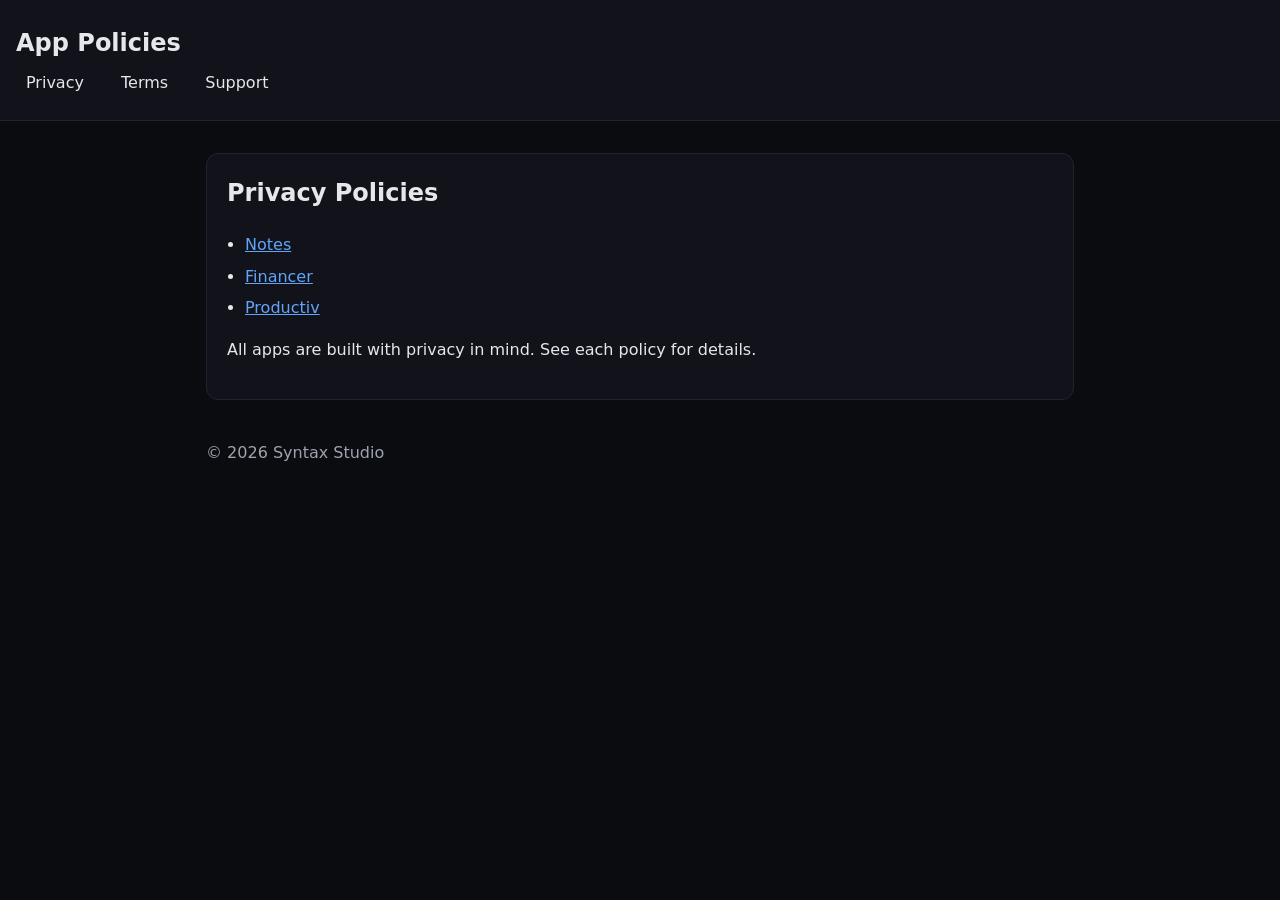
<file: index.html>
<!DOCTYPE html>
<html lang="en">

<head>
    <meta charset="UTF-8">
    <meta name="viewport" content="width=device-width, initial-scale=1.0">
    <title>App Policies</title>
    <link rel="stylesheet" href="css/styles.css">
</head>

<body>
    <header>
        <h1>App Policies</h1>
        <nav>
            <a href="/docs/privacy.html">Privacy</a>
            <a href="/docs/terms.html">Terms</a>
            <a href="/docs/support.html">Support</a>
        </nav>
    </header>
    <main>
        <section>
            <h2>Privacy Policies</h2>
            <ul>
                <li><a href="/privacy-policy/notes">Notes</a></li>
                <li><a href="/privacy-policy/financer">Financer</a></li>
                <li><a href="/privacy-policy/productiv">Productiv</a></li>
            </ul>
            <p>All apps are built with privacy in mind. See each policy for details.</p>
        </section>
    </main>
    <footer>
        <p>&copy; <span id="year"></span> Syntax Studio</p>
    </footer>
    <script>
        document.getElementById('year').textContent = new Date().getFullYear();
    </script>
</body>

</html>
</file>
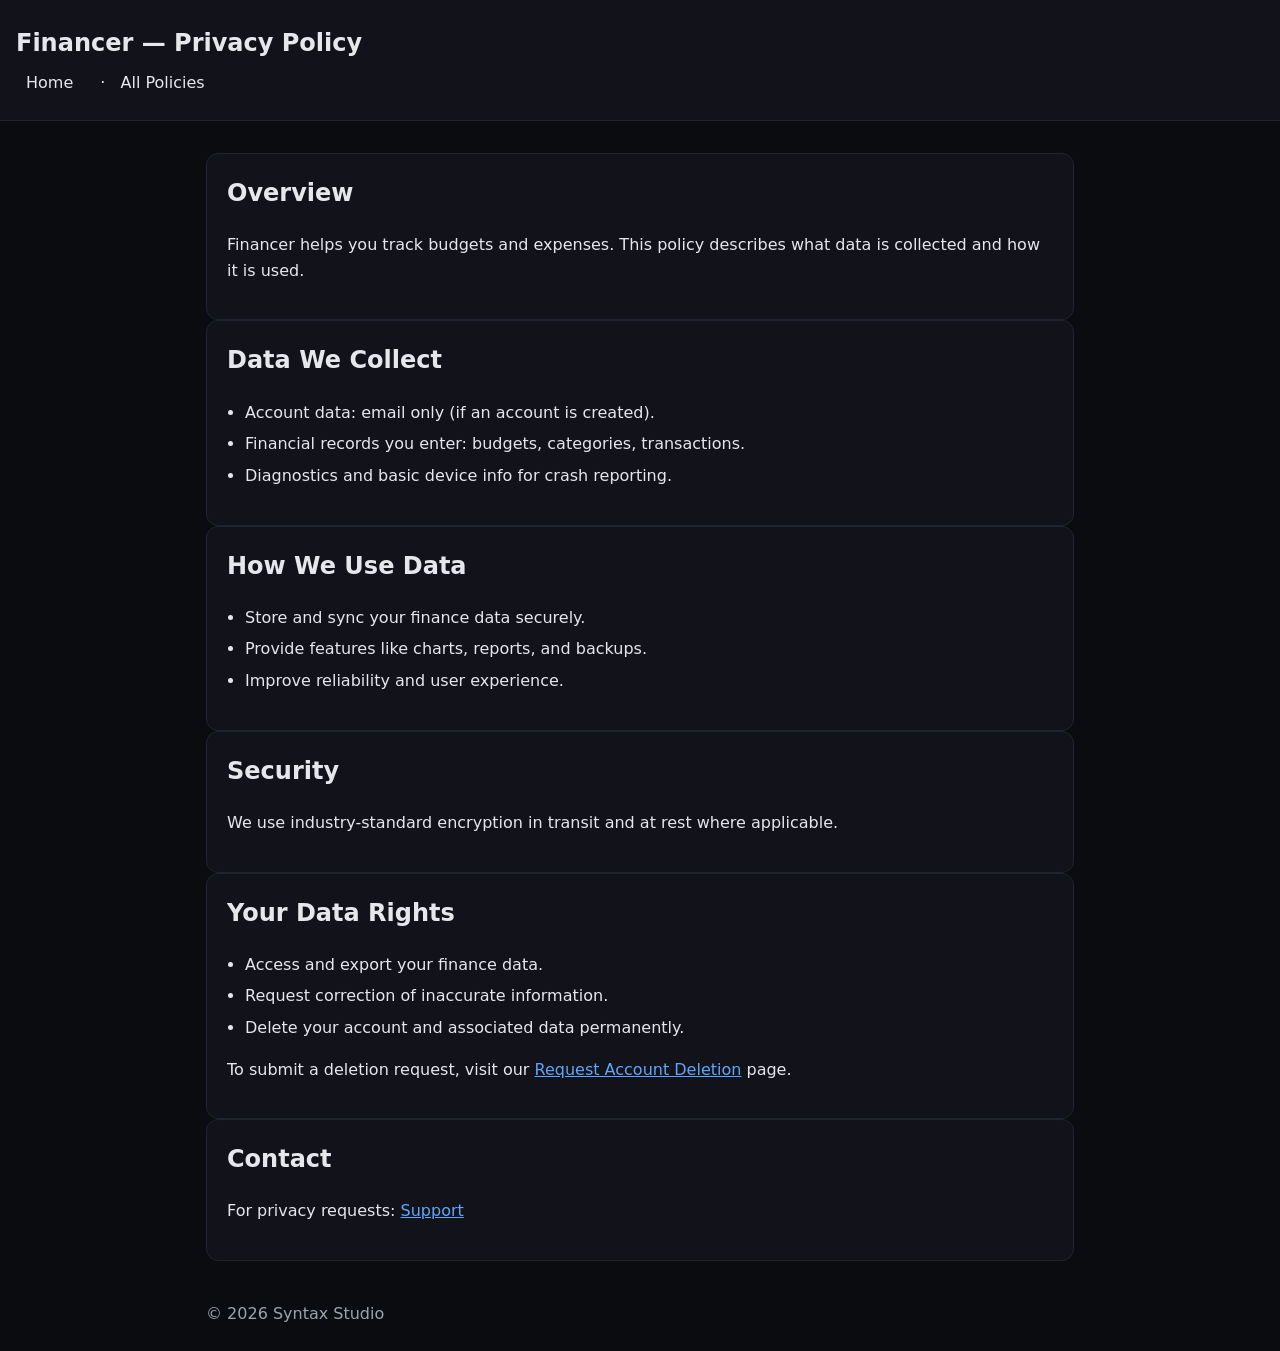
<file: privacy-policy/financer/index.html>
<!DOCTYPE html>
<html lang="en">

<head>
    <meta charset="UTF-8">
    <meta name="viewport" content="width=device-width, initial-scale=1.0">
    <title>Financer — Privacy Policy</title>
    <meta http-equiv="refresh" content="0; url=/docs/privacy-policy/financer/">
    <link rel="canonical" href="/docs/privacy-policy/financer/">
    <link rel="stylesheet" href="/css/styles.css">
</head>

<body>
    <main>
        <p>Redirecting to <a href="/docs/privacy-policy/financer/">Financer — Privacy Policy</a>…</p>
    </main>
</body>

</html>
</file>
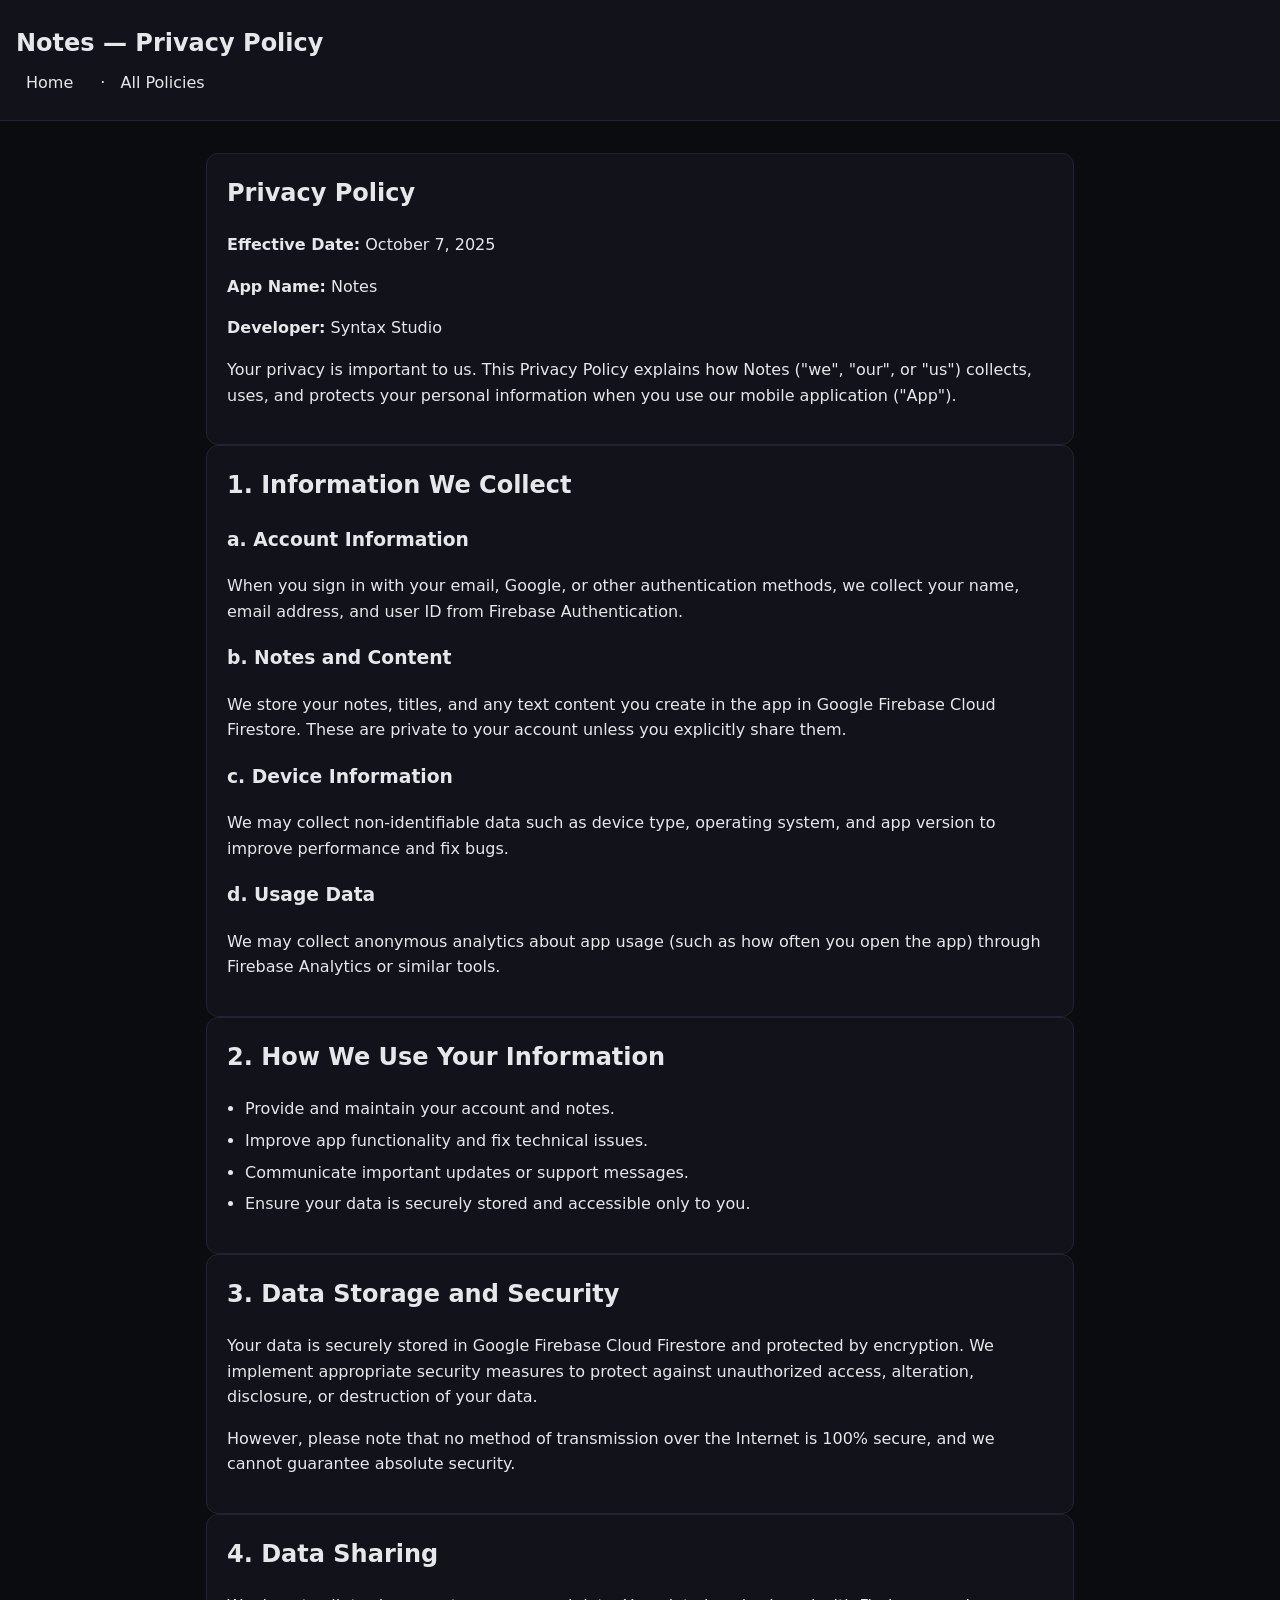
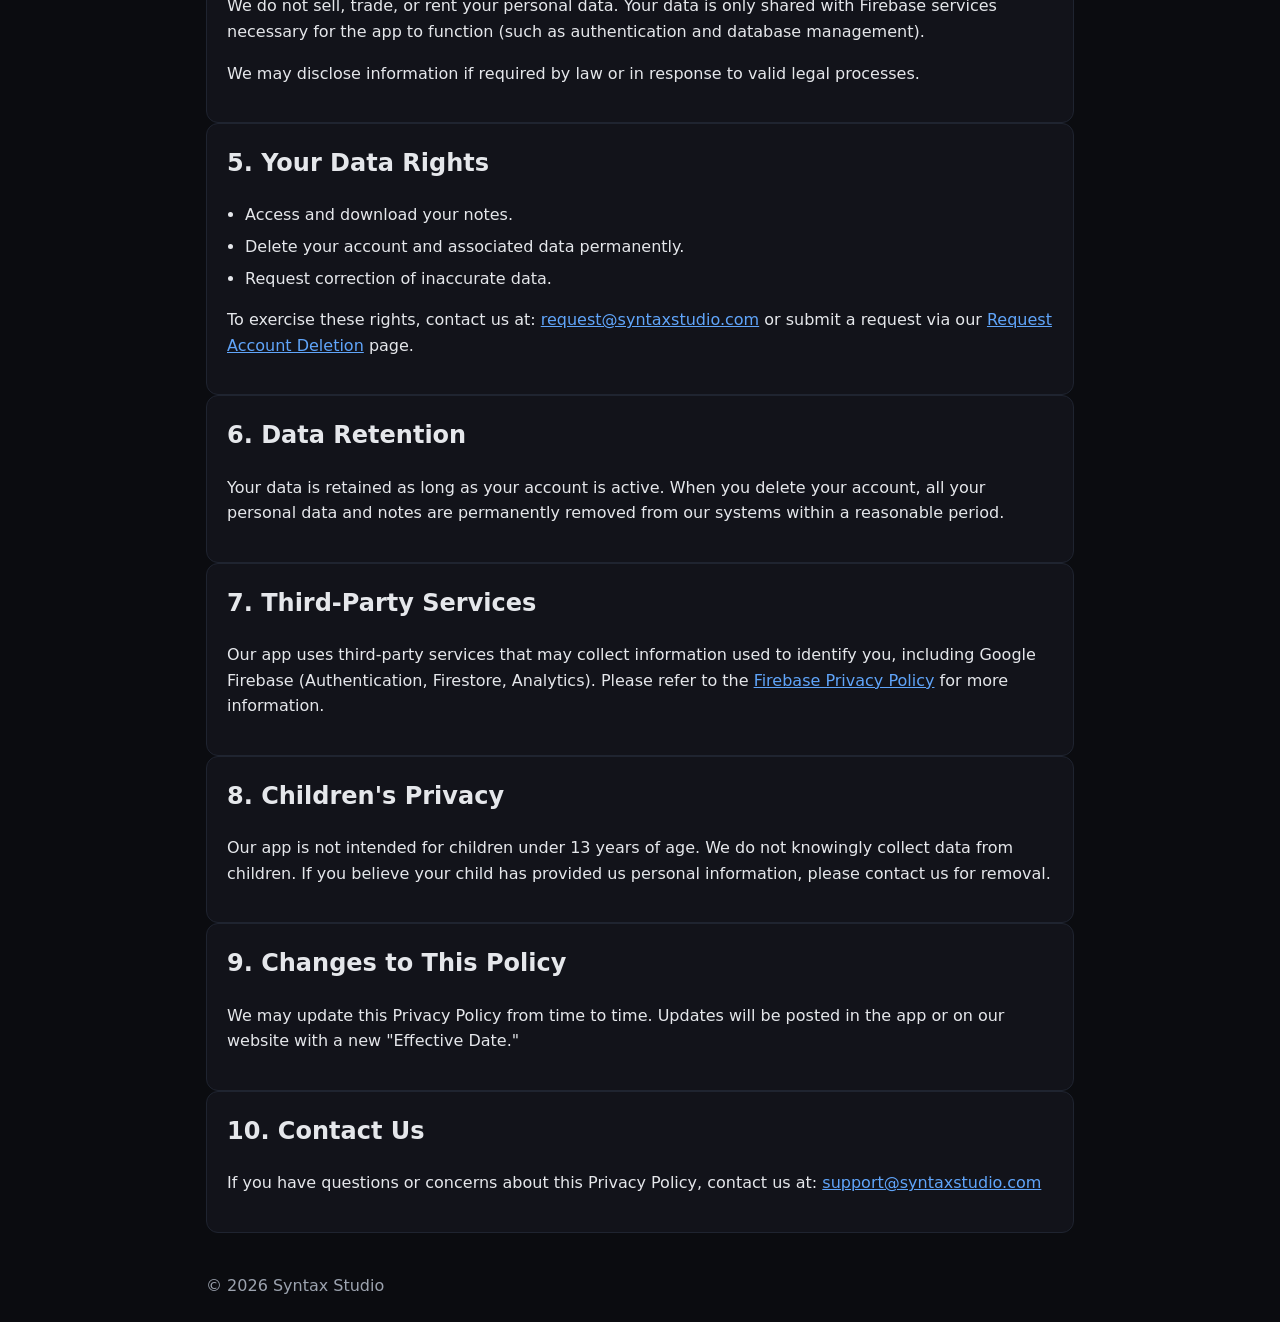
<file: privacy-policy/notes/index.html>
<!DOCTYPE html>
<html lang="en">

<head>
    <meta charset="UTF-8">
    <meta name="viewport" content="width=device-width, initial-scale=1.0">
    <title>Notes — Privacy Policy</title>
    <meta http-equiv="refresh" content="0; url=/docs/privacy-policy/notes/">
    <link rel="canonical" href="/docs/privacy-policy/notes/">
    <link rel="stylesheet" href="/css/styles.css">
</head>

<body>
    <main>
        <p>Redirecting to <a href="/docs/privacy-policy/notes/">Notes — Privacy Policy</a>…</p>
    </main>
</body>

</html>
</file>
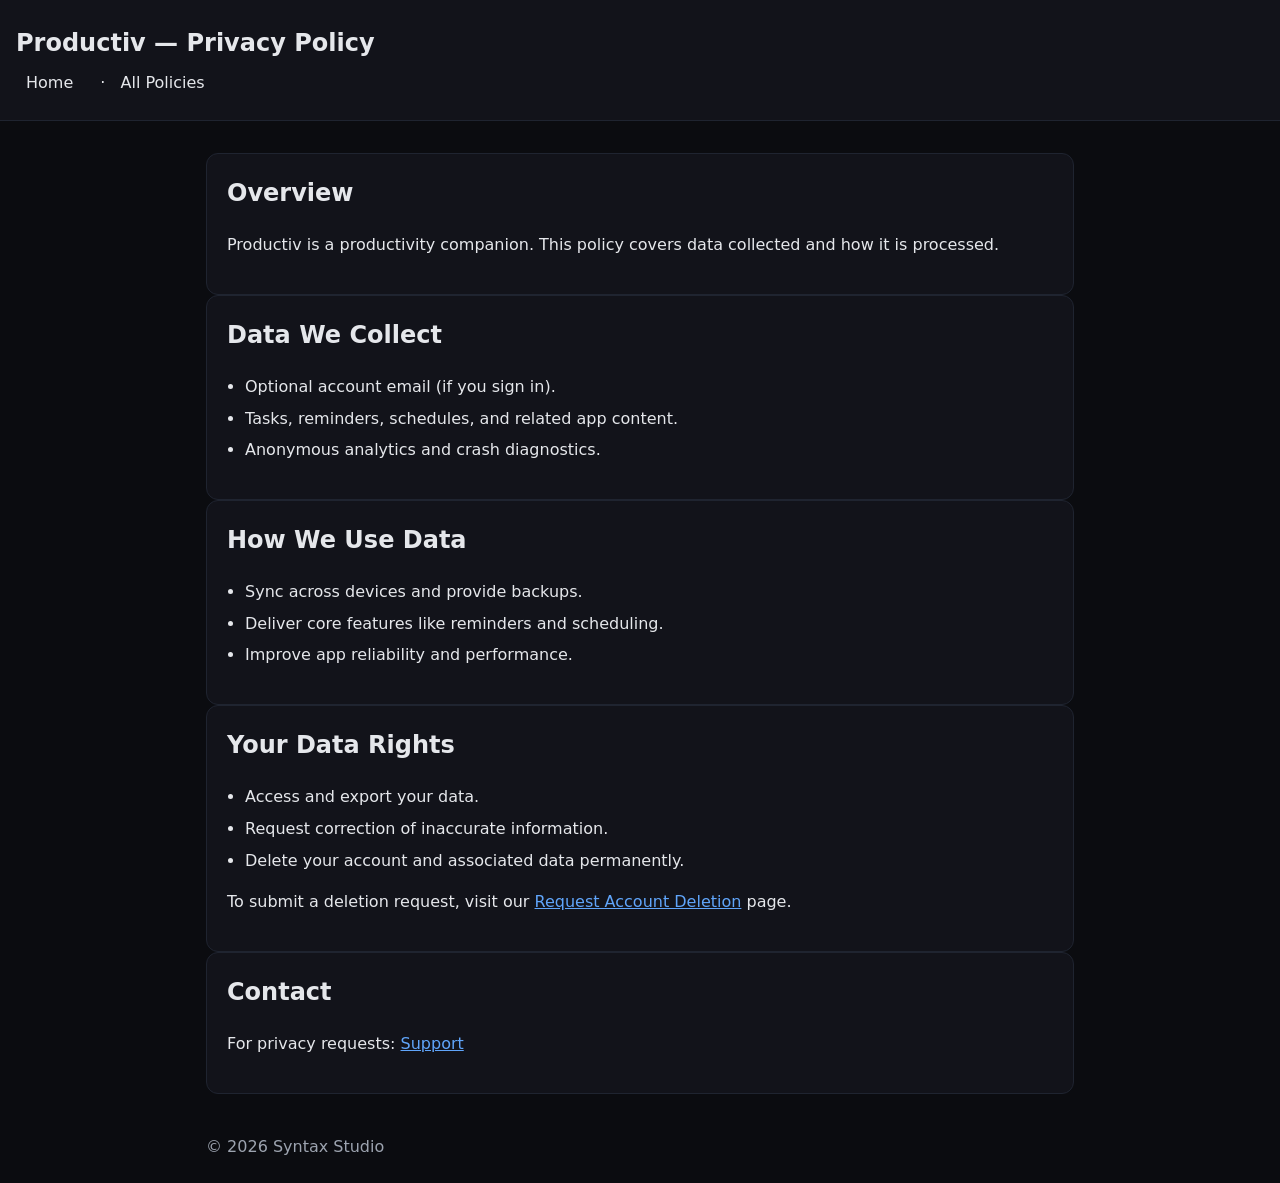
<file: privacy-policy/productiv/index.html>
<!DOCTYPE html>
<html lang="en">

<head>
    <meta charset="UTF-8">
    <meta name="viewport" content="width=device-width, initial-scale=1.0">
    <title>Productiv — Privacy Policy</title>
    <meta http-equiv="refresh" content="0; url=/docs/privacy-policy/productiv/">
    <link rel="canonical" href="/docs/privacy-policy/productiv/">
    <link rel="stylesheet" href="/css/styles.css">
</head>

<body>
    <main>
        <p>Redirecting to <a href="/docs/privacy-policy/productiv/">Productiv — Privacy Policy</a>…</p>
    </main>
</body>

</html>
</file>
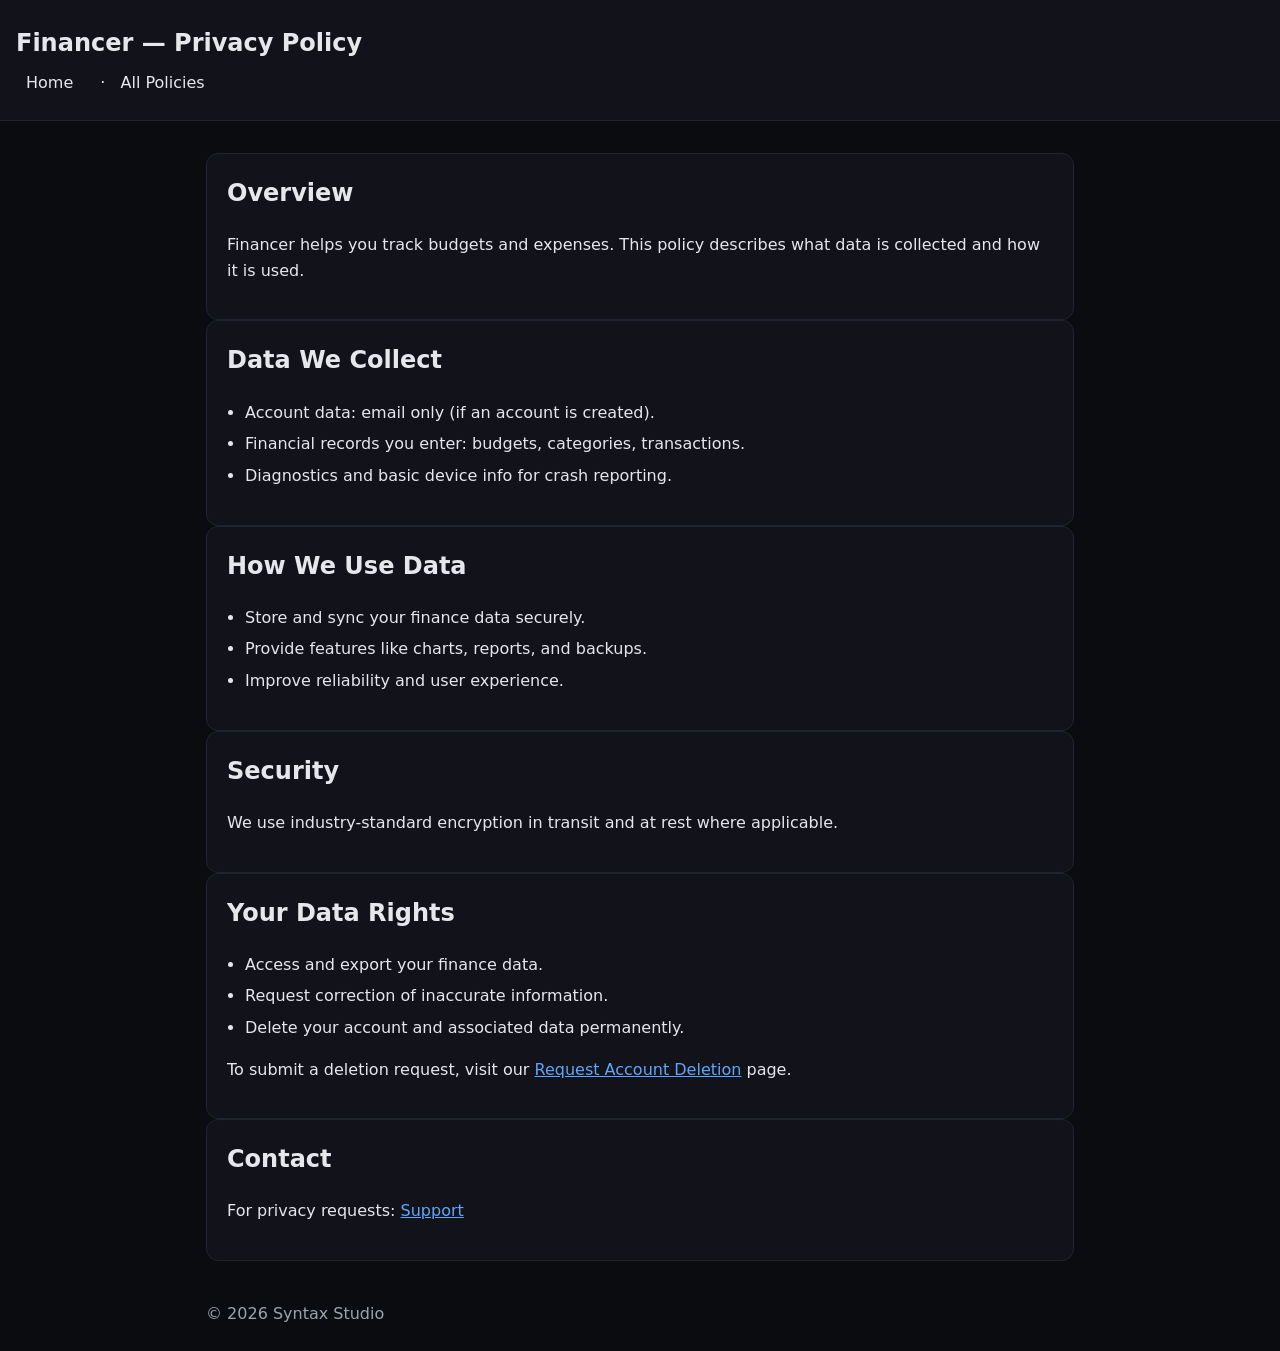
<file: docs/privacy-policy/financer/index.html>
<!DOCTYPE html>
<html lang="en">

<head>
    <meta charset="UTF-8">
    <meta name="viewport" content="width=device-width, initial-scale=1.0">
    <title>Financer — Privacy Policy</title>
    <link rel="stylesheet" href="../../../css/styles.css">
</head>

<body>
    <header>
        <h1>Financer — Privacy Policy</h1>
        <nav><a href="/">Home</a> · <a href="/docs/privacy.html">All Policies</a></nav>
    </header>
    <main>
        <section>
            <h2>Overview</h2>
            <p>Financer helps you track budgets and expenses. This policy describes what data is collected and how it is
                used.</p>
        </section>

        <section>
            <h2>Data We Collect</h2>
            <ul>
                <li>Account data: email only (if an account is created).</li>
                <li>Financial records you enter: budgets, categories, transactions.</li>
                <li>Diagnostics and basic device info for crash reporting.</li>
            </ul>
        </section>

        <section>
            <h2>How We Use Data</h2>
            <ul>
                <li>Store and sync your finance data securely.</li>
                <li>Provide features like charts, reports, and backups.</li>
                <li>Improve reliability and user experience.</li>
            </ul>
        </section>

        <section>
            <h2>Security</h2>
            <p>We use industry-standard encryption in transit and at rest where applicable.</p>
        </section>

        <section>
            <h2>Your Data Rights</h2>
            <ul>
                <li>Access and export your finance data.</li>
                <li>Request correction of inaccurate information.</li>
                <li>Delete your account and associated data permanently.</li>
            </ul>
            <p>To submit a deletion request, visit our <a href="/docs/delete-account.html">Request Account Deletion</a>
                page.</p>
        </section>

        <section>
            <h2>Contact</h2>
            <p>For privacy requests: <a href="/docs/support.html">Support</a></p>
        </section>
    </main>
    <footer>
        <p>&copy; <span id="year"></span> Syntax Studio</p>
    </footer>
    <script>
        document.getElementById('year').textContent = new Date().getFullYear();
    </script>
</body>

</html>
</file>
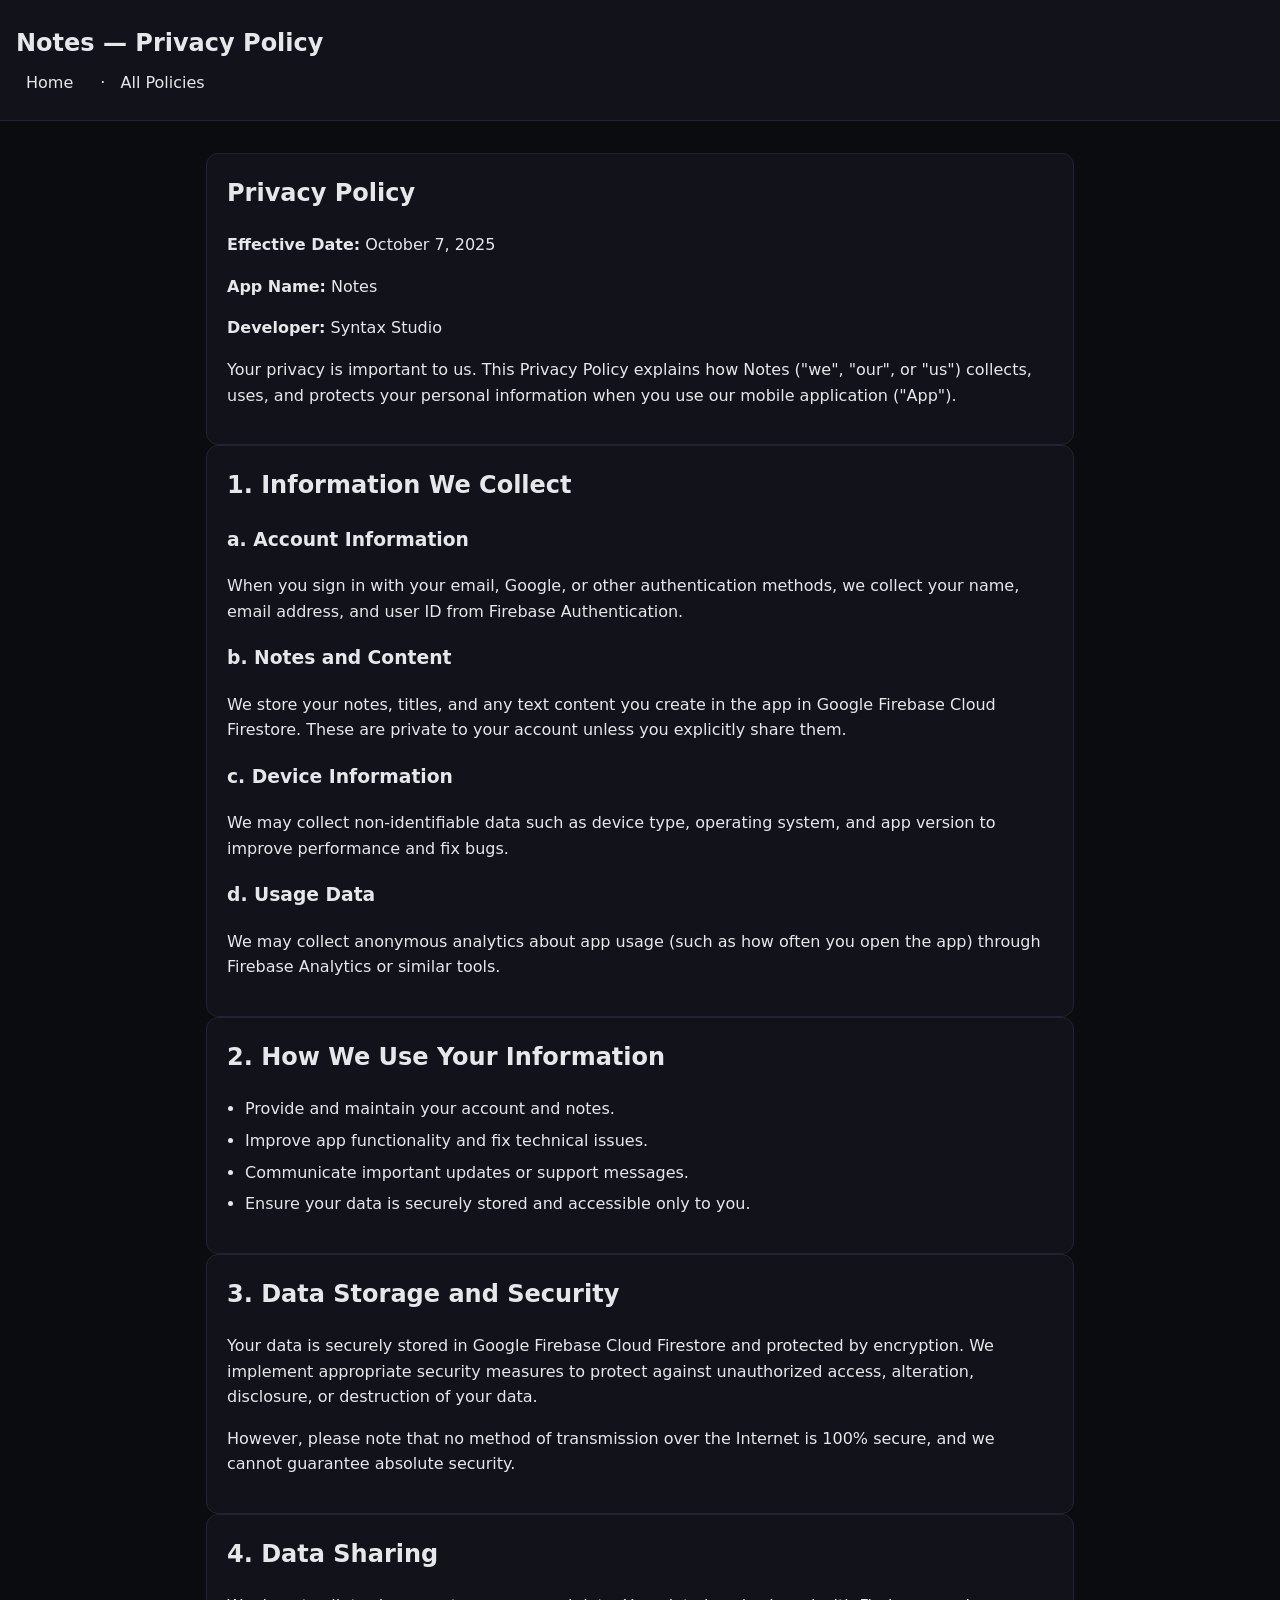
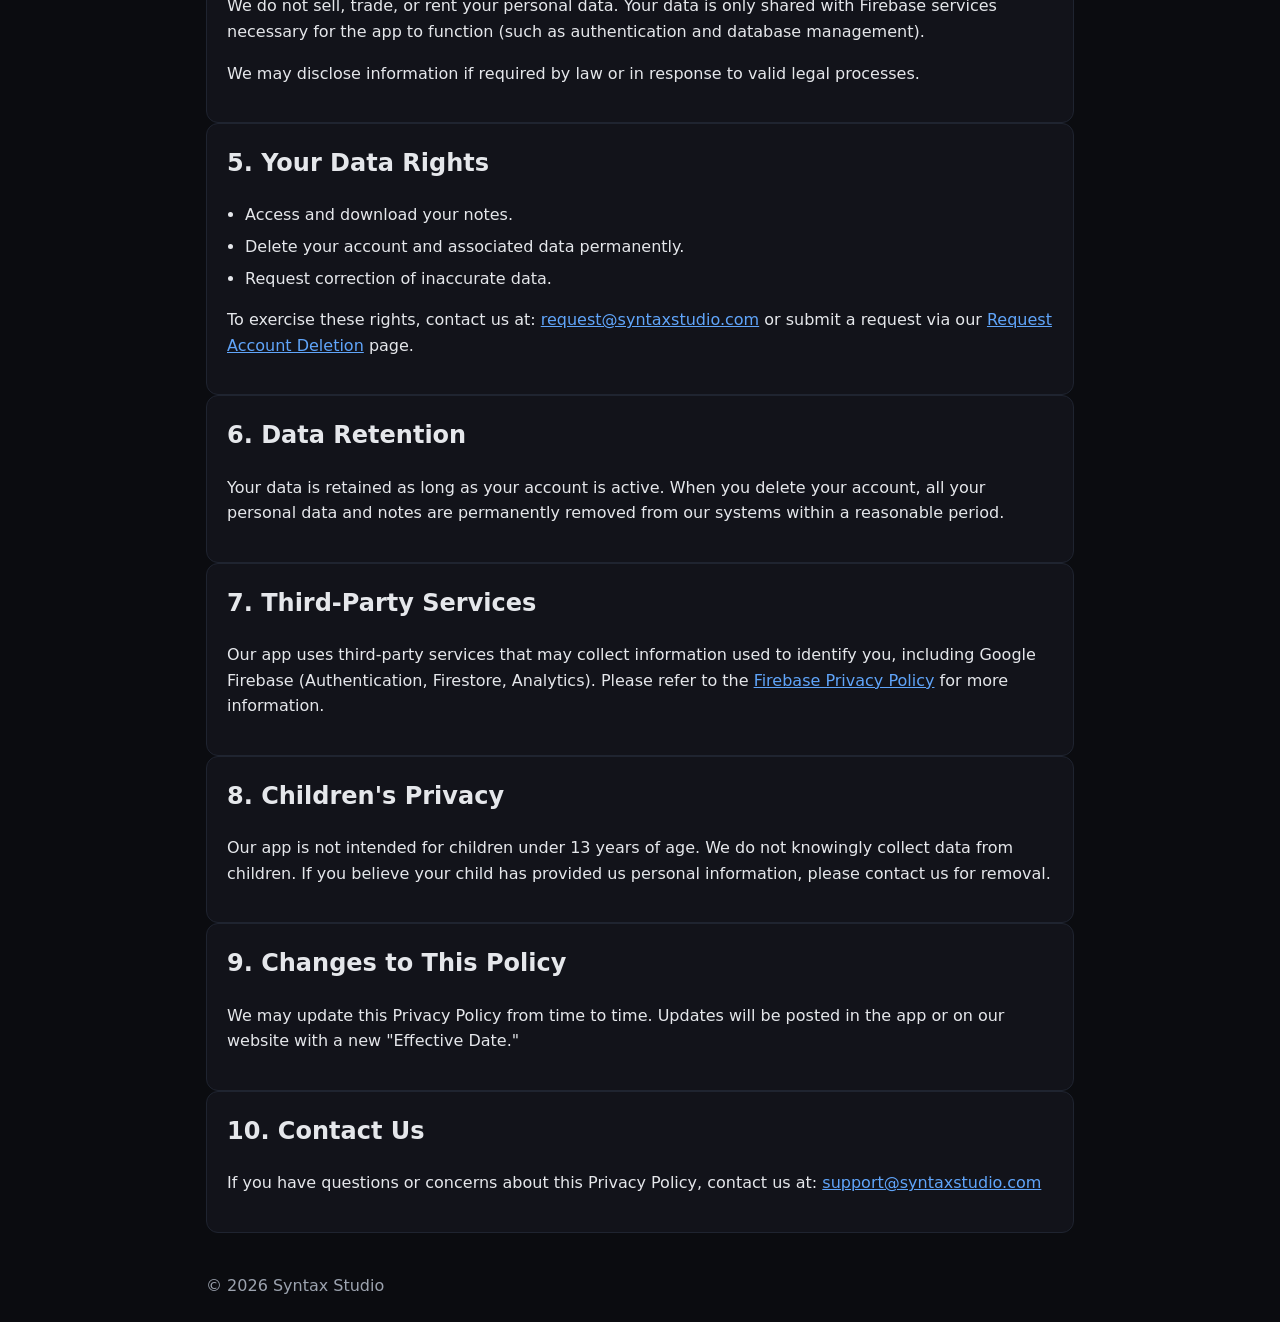
<file: docs/privacy-policy/notes/index.html>
<!DOCTYPE html>
<html lang="en">

<head>
    <meta charset="UTF-8">
    <meta name="viewport" content="width=device-width, initial-scale=1.0">
    <title>Notes App — Privacy Policy</title>
    <link rel="stylesheet" href="../../../css/styles.css">
</head>

<body>
    <header>
        <h1>Notes — Privacy Policy</h1>
        <nav><a href="/">Home</a> · <a href="/docs/privacy.html">All Policies</a></nav>
    </header>
    <main>
        <section>
            <h2>Privacy Policy</h2>
            <p><strong>Effective Date:</strong> October 7, 2025</p>
            <p><strong>App Name:</strong> Notes</p>
            <p><strong>Developer:</strong> Syntax Studio</p>
            <p>Your privacy is important to us. This Privacy Policy explains how Notes ("we", "our", or "us") collects,
                uses, and protects your personal information when you use our mobile application ("App").</p>
        </section>

        <section>
            <h2>1. Information We Collect</h2>
            <h3>a. Account Information</h3>
            <p>When you sign in with your email, Google, or other authentication methods, we collect your name, email
                address, and user ID from Firebase Authentication.</p>
            <h3>b. Notes and Content</h3>
            <p>We store your notes, titles, and any text content you create in the app in Google Firebase Cloud
                Firestore. These are private to your account unless you explicitly share them.</p>
            <h3>c. Device Information</h3>
            <p>We may collect non-identifiable data such as device type, operating system, and app version to improve
                performance and fix bugs.</p>
            <h3>d. Usage Data</h3>
            <p>We may collect anonymous analytics about app usage (such as how often you open the app) through Firebase
                Analytics or similar tools.</p>
        </section>

        <section>
            <h2>2. How We Use Your Information</h2>
            <ul>
                <li>Provide and maintain your account and notes.</li>
                <li>Improve app functionality and fix technical issues.</li>
                <li>Communicate important updates or support messages.</li>
                <li>Ensure your data is securely stored and accessible only to you.</li>
            </ul>
        </section>

        <section>
            <h2>3. Data Storage and Security</h2>
            <p>Your data is securely stored in Google Firebase Cloud Firestore and protected by encryption. We implement
                appropriate security measures to protect against unauthorized access, alteration, disclosure, or
                destruction of your data.</p>
            <p>However, please note that no method of transmission over the Internet is 100% secure, and we cannot
                guarantee absolute security.</p>
        </section>

        <section>
            <h2>4. Data Sharing</h2>
            <p>We do not sell, trade, or rent your personal data. Your data is only shared with Firebase services
                necessary for the app to function (such as authentication and database management).</p>
            <p>We may disclose information if required by law or in response to valid legal processes.</p>
        </section>

        <section>
            <h2>5. Your Data Rights</h2>
            <ul>
                <li>Access and download your notes.</li>
                <li>Delete your account and associated data permanently.</li>
                <li>Request correction of inaccurate data.</li>
            </ul>
            <p>To exercise these rights, contact us at: <a
                    href="mailto:request@syntaxstudio.com">request@syntaxstudio.com</a> or submit a request via our
                <a href="/docs/delete-account.html">Request Account Deletion</a> page.
            </p>
        </section>

        <section>
            <h2>6. Data Retention</h2>
            <p>Your data is retained as long as your account is active. When you delete your account, all your personal
                data and notes are permanently removed from our systems within a reasonable period.</p>
        </section>

        <section>
            <h2>7. Third-Party Services</h2>
            <p>Our app uses third-party services that may collect information used to identify you, including Google
                Firebase (Authentication, Firestore, Analytics). Please refer to the <a
                    href="https://firebase.google.com/support/privacy" target="_blank" rel="noopener">Firebase Privacy
                    Policy</a> for more information.</p>
        </section>

        <section>
            <h2>8. Children's Privacy</h2>
            <p>Our app is not intended for children under 13 years of age. We do not knowingly collect data from
                children. If you believe your child has provided us personal information, please contact us for removal.
            </p>
        </section>

        <section>
            <h2>9. Changes to This Policy</h2>
            <p>We may update this Privacy Policy from time to time. Updates will be posted in the app or on our website
                with a new "Effective Date."</p>
        </section>

        <section>
            <h2>10. Contact Us</h2>
            <p>If you have questions or concerns about this Privacy Policy, contact us at: <a
                    href="mailto:support@syntaxstudio.com">support@syntaxstudio.com</a></p>
        </section>
    </main>
    <footer>
        <p>&copy; <span id="year"></span> Syntax Studio</p>
    </footer>
    <script>
        document.getElementById('year').textContent = new Date().getFullYear();
    </script>
</body>

</html>
</file>
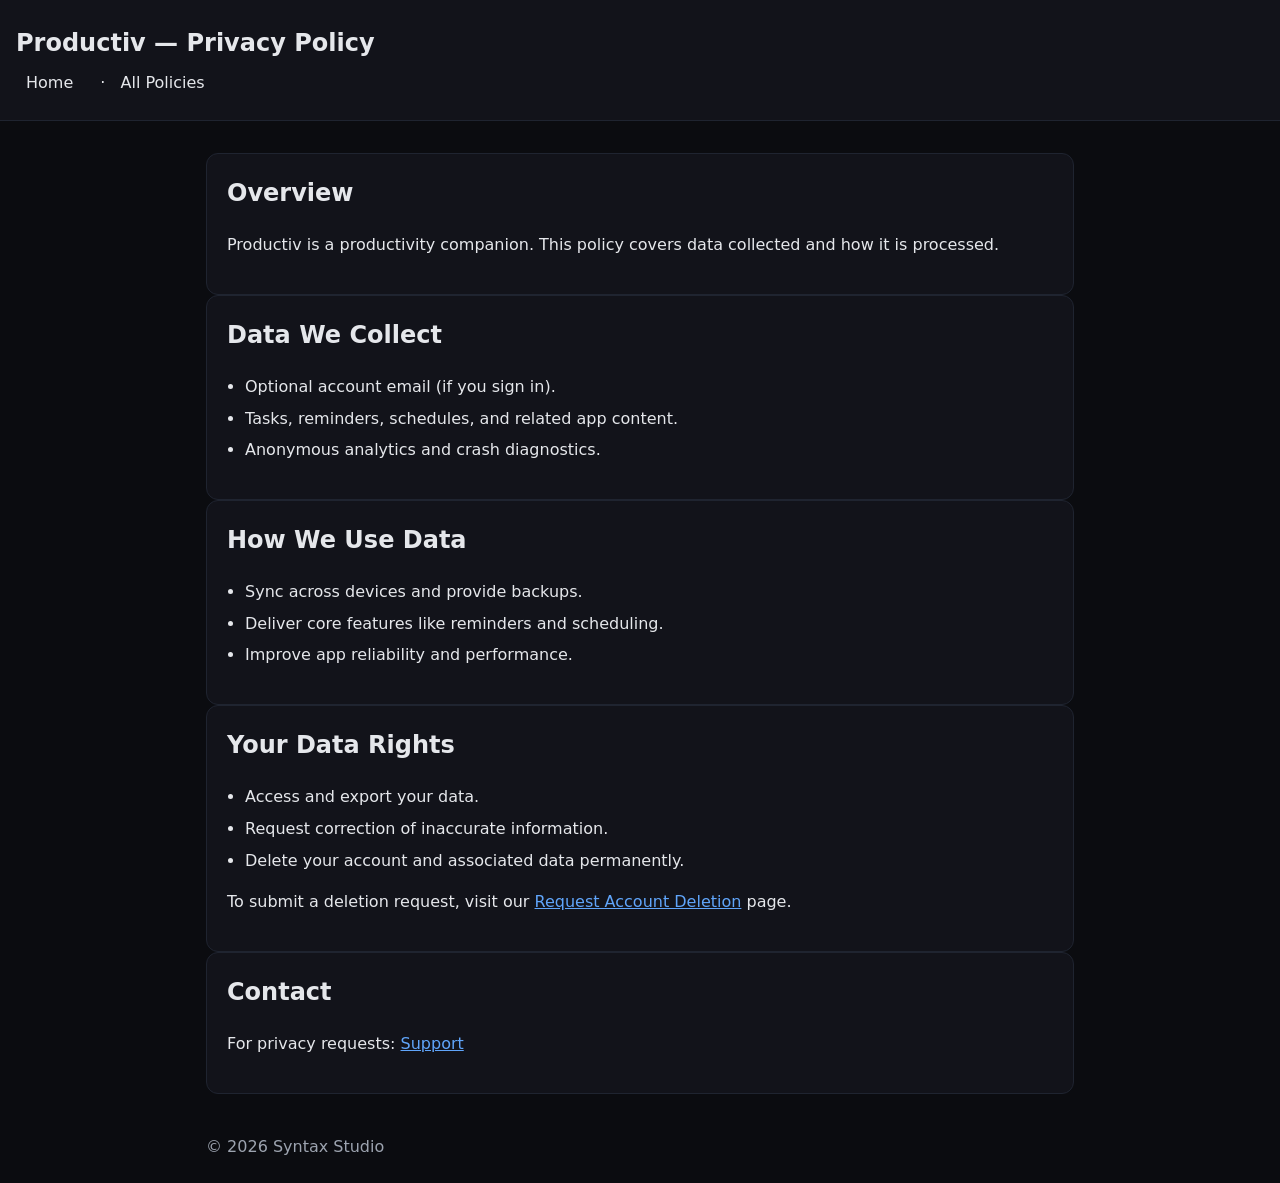
<file: docs/privacy-policy/productiv/index.html>
<!DOCTYPE html>
<html lang="en">

<head>
    <meta charset="UTF-8">
    <meta name="viewport" content="width=device-width, initial-scale=1.0">
    <title>Productiv — Privacy Policy</title>
    <link rel="stylesheet" href="../../../css/styles.css">
</head>

<body>
    <header>
        <h1>Productiv — Privacy Policy</h1>
        <nav><a href="/">Home</a> · <a href="/docs/privacy.html">All Policies</a></nav>
    </header>
    <main>
        <section>
            <h2>Overview</h2>
            <p>Productiv is a productivity companion. This policy covers data collected and how it is processed.</p>
        </section>

        <section>
            <h2>Data We Collect</h2>
            <ul>
                <li>Optional account email (if you sign in).</li>
                <li>Tasks, reminders, schedules, and related app content.</li>
                <li>Anonymous analytics and crash diagnostics.</li>
            </ul>
        </section>

        <section>
            <h2>How We Use Data</h2>
            <ul>
                <li>Sync across devices and provide backups.</li>
                <li>Deliver core features like reminders and scheduling.</li>
                <li>Improve app reliability and performance.</li>
            </ul>
        </section>

        <section>
            <h2>Your Data Rights</h2>
            <ul>
                <li>Access and export your data.</li>
                <li>Request correction of inaccurate information.</li>
                <li>Delete your account and associated data permanently.</li>
            </ul>
            <p>To submit a deletion request, visit our <a href="/docs/delete-account.html">Request Account Deletion</a>
                page.</p>
        </section>

        <section>
            <h2>Contact</h2>
            <p>For privacy requests: <a href="/docs/support.html">Support</a></p>
        </section>
    </main>
    <footer>
        <p>&copy; <span id="year"></span> Syntax Studio</p>
    </footer>
    <script>
        document.getElementById('year').textContent = new Date().getFullYear();
    </script>
</body>

</html>
</file>
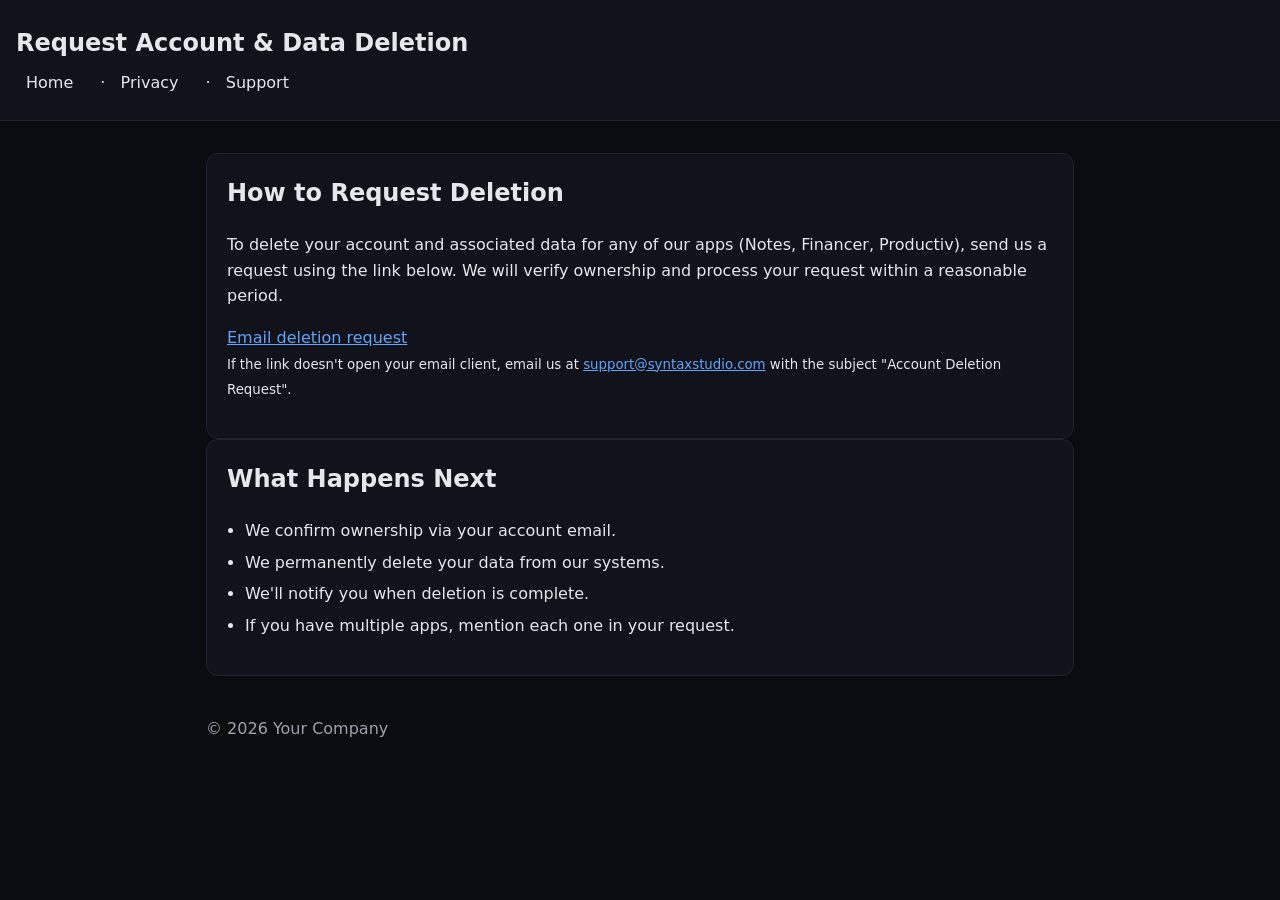
<file: docs/delete-account.html>
<!DOCTYPE html>
<html lang="en">

<head>
    <meta charset="UTF-8">
    <meta name="viewport" content="width=device-width, initial-scale=1.0">
    <title>Request Account Deletion</title>
    <link rel="stylesheet" href="../css/styles.css">
</head>

<body>
    <header>
        <h1>Request Account & Data Deletion</h1>
        <nav><a href="/">Home</a> · <a href="/docs/privacy.html">Privacy</a> · <a href="/docs/support.html">Support</a>
        </nav>
    </header>
    <main>
        <section>
            <h2>How to Request Deletion</h2>
            <p>To delete your account and associated data for any of our apps (Notes, Financer, Productiv), send us a
                request using the link below. We will verify ownership and process your request within a reasonable
                period.</p>
            <p>
                <a class="button"
                    href="mailto:support@syntaxstudio.com?subject=Account%20Deletion%20Request&body=Hello%20Syntax%20Studio%2C%0A%0AI%20would%20like%20to%20request%20deletion%20of%20my%20account%20and%20associated%20data.%0A%0AApp%3A%20(Notes%20%7C%20Financer%20%7C%20Productiv)%0AAccount%20Email%3A%20%0AAdditional%20Details%3A%20(optional)%0A%0AThank%20you.">Email
                    deletion request</a>
                <br><small>If the link doesn't open your email client, email us at <a
                        href="mailto:support@syntaxstudio.com">support@syntaxstudio.com</a> with the subject "Account
                    Deletion Request".</small>
            </p>
        </section>

        <section>
            <h2>What Happens Next</h2>
            <ul>
                <li>We confirm ownership via your account email.</li>
                <li>We permanently delete your data from our systems.</li>
                <li>We'll notify you when deletion is complete.</li>
                <li>If you have multiple apps, mention each one in your request.</li>
            </ul>
        </section>
    </main>
    <footer>
        <p>&copy; <span id="year"></span> Your Company</p>
    </footer>
    <script>
        document.getElementById('year').textContent = new Date().getFullYear();
    </script>
</body>

</html>
</file>
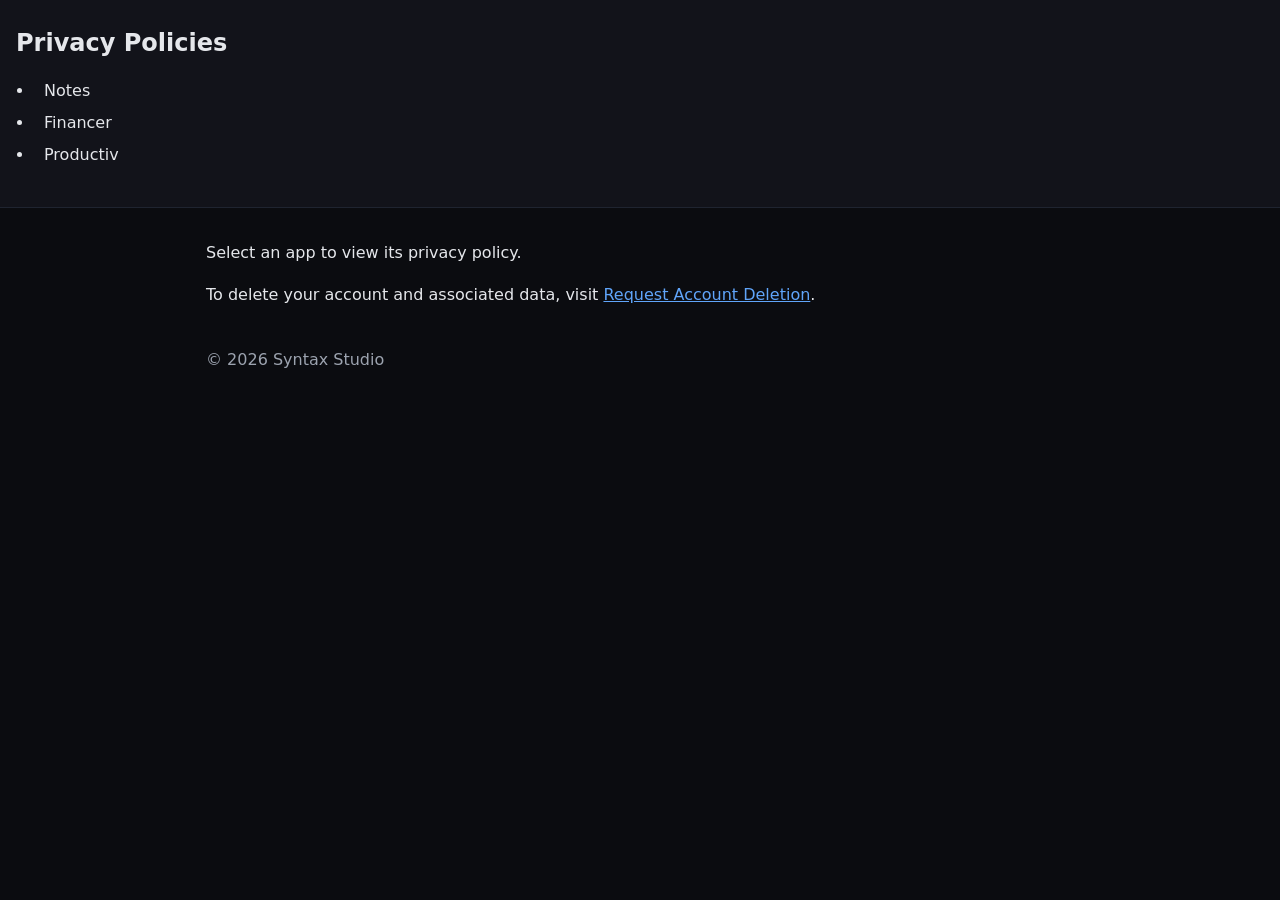
<file: docs/privacy.html>
<!DOCTYPE html>
<html lang="en">

<head>
    <meta charset="UTF-8">
    <meta name="viewport" content="width=device-width, initial-scale=1.0">
    <title>Privacy Policies</title>
    <link rel="stylesheet" href="../css/styles.css">
</head>

<body>
    <header>
        <h1>Privacy Policies</h1>
        <nav>
            <ul>
                <li><a href="/privacy-policy/notes">Notes</a></li>
                <li><a href="/privacy-policy/financer">Financer</a></li>
                <li><a href="/privacy-policy/productiv">Productiv</a></li>
            </ul>
        </nav>
    </header>
    <main>
        <p>Select an app to view its privacy policy.</p>
        <p>To delete your account and associated data, visit <a href="/docs/delete-account.html">Request Account
                Deletion</a>.</p>
    </main>
    <footer>
        <p>&copy; <span id="year"></span> Syntax Studio</p>
    </footer>
    <script>
        document.getElementById('year').textContent = new Date().getFullYear();
    </script>
</body>

</html>
</file>
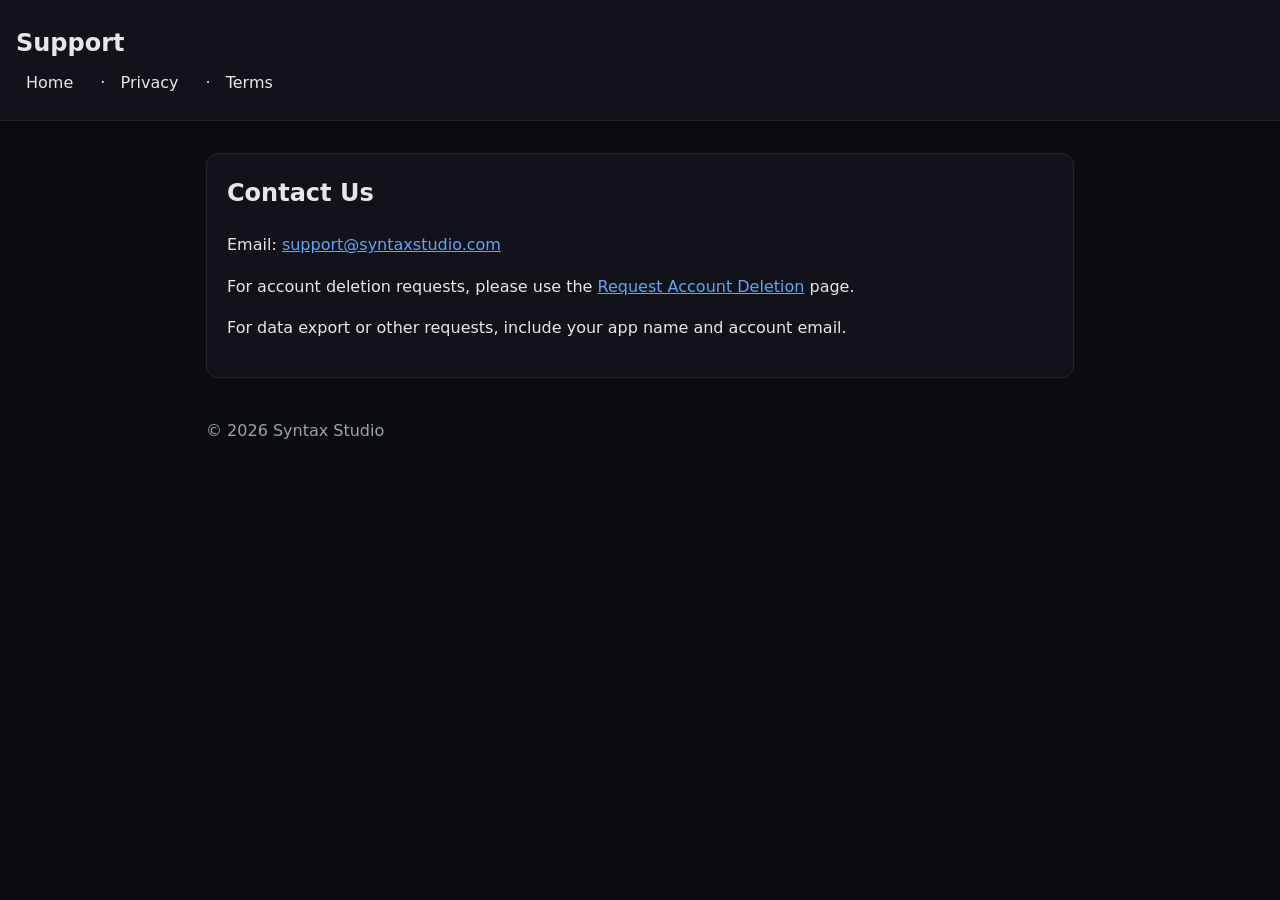
<file: docs/support.html>
<!DOCTYPE html>
<html lang="en">

<head>
    <meta charset="UTF-8">
    <meta name="viewport" content="width=device-width, initial-scale=1.0">
    <title>Support</title>
    <link rel="stylesheet" href="../css/styles.css">
</head>

<body>
    <header>
        <h1>Support</h1>
        <nav><a href="/">Home</a> · <a href="/docs/privacy.html">Privacy</a> · <a href="/docs/terms.html">Terms</a>
        </nav>
    </header>
    <main>
        <section>
            <h2>Contact Us</h2>
            <p>Email: <a href="mailto:support@syntaxstudio.com">support@syntaxstudio.com</a></p>
            <p>For account deletion requests, please use the <a href="/docs/delete-account.html">Request Account
                    Deletion</a> page.</p>
            <p>For data export or other requests, include your app name and account email.</p>
        </section>
    </main>
    <footer>
        <p>&copy; <span id="year"></span> Syntax Studio</p>
    </footer>
    <script>
        document.getElementById('year').textContent = new Date().getFullYear();
    </script>
</body>

</html>
</file>
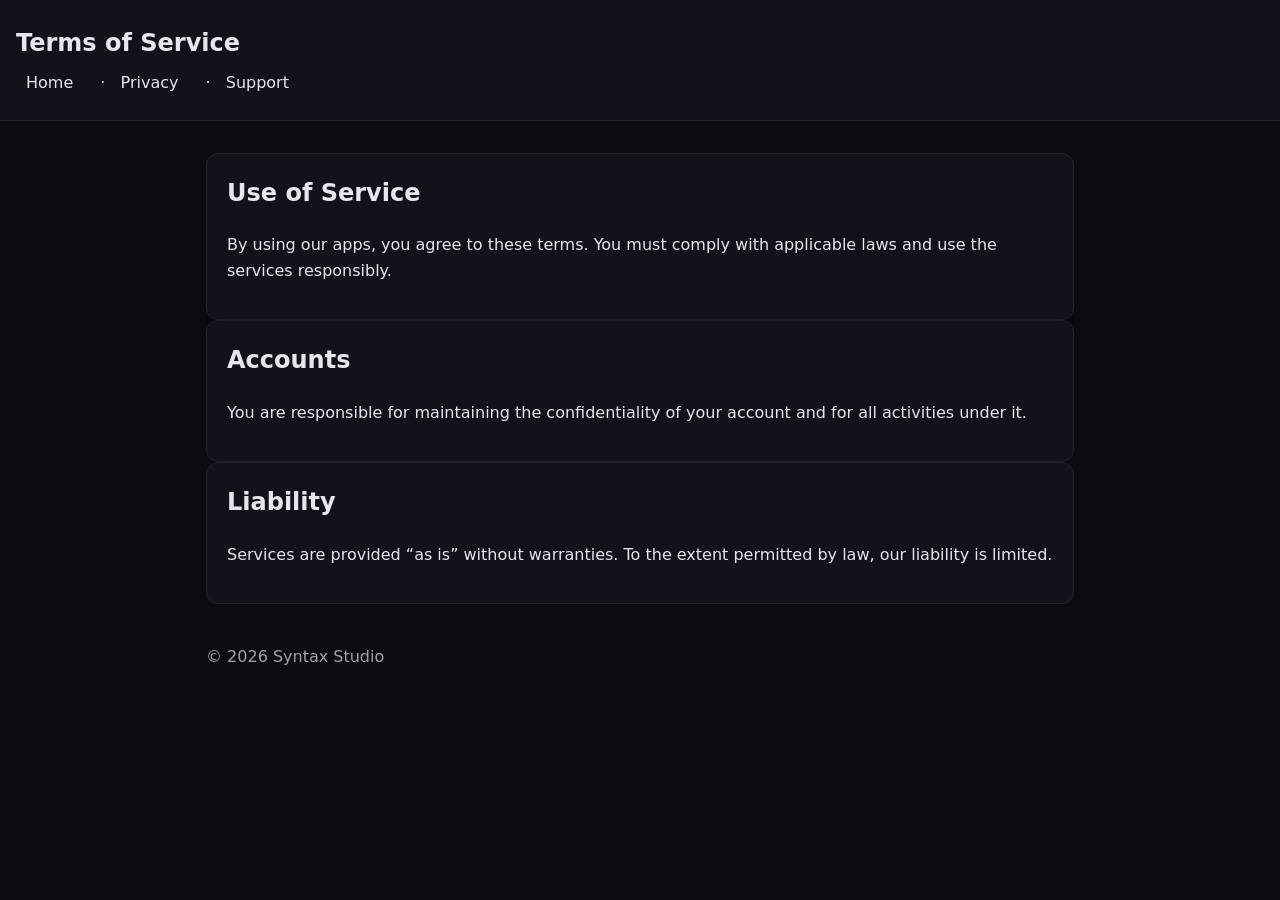
<file: docs/terms.html>
<!DOCTYPE html>
<html lang="en">

<head>
    <meta charset="UTF-8">
    <meta name="viewport" content="width=device-width, initial-scale=1.0">
    <title>Terms of Service</title>
    <link rel="stylesheet" href="../css/styles.css">
</head>

<body>
    <header>
        <h1>Terms of Service</h1>
        <nav><a href="/">Home</a> · <a href="/docs/privacy.html">Privacy</a> · <a href="/docs/support.html">Support</a>
        </nav>
    </header>
    <main>
        <section>
            <h2>Use of Service</h2>
            <p>By using our apps, you agree to these terms. You must comply with applicable laws and use the services
                responsibly.</p>
        </section>
        <section>
            <h2>Accounts</h2>
            <p>You are responsible for maintaining the confidentiality of your account and for all activities under it.
            </p>
        </section>
        <section>
            <h2>Liability</h2>
            <p>Services are provided “as is” without warranties. To the extent permitted by law, our liability is
                limited.</p>
        </section>
    </main>
    <footer>
        <p>&copy; <span id="year"></span> Syntax Studio</p>
    </footer>
    <script>
        document.getElementById('year').textContent = new Date().getFullYear();
    </script>
</body>

</html>
</file>
<file: css/styles.css>
/* Basic, readable defaults */
:root {
    --bg: #0b0c10;
    --panel: #12131a;
    --text: #e5e7eb;
    --muted: #9ca3af;
    --accent: #60a5fa
}

* {
    box-sizing: border-box
}

html,
body {
    margin: 0;
    padding: 0;
    background: var(--bg);
    color: var(--text);
    font: 16px/1.6 system-ui, -apple-system, Segoe UI, Roboto, Ubuntu, Cantarell, Noto Sans, sans-serif
}

header {
    padding: 24px 16px;
    background: var(--panel);
    border-bottom: 1px solid #1f2430
}

header h1 {
    margin: 0 0 8px 0;
    font-size: 24px
}

nav a {
    color: var(--text);
    margin-right: 12px;
    text-decoration: none;
    padding: 6px 10px;
    border-radius: 6px
}

nav a:hover {
    background: #1a2030
}

main {
    max-width: 900px;
    margin: 32px auto;
    padding: 0 16px
}

h2 {
    margin-top: 0
}

ul {
    padding-left: 18px
}

li {
    margin: 6px 0
}

section {
    background: var(--panel);
    padding: 20px;
    border: 1px solid #1f2430;
    border-radius: 12px
}

footer {
    max-width: 900px;
    margin: 40px auto 24px;
    padding: 0 16px;
    color: var(--muted)
}

a {
    color: var(--accent)
}
</file>
